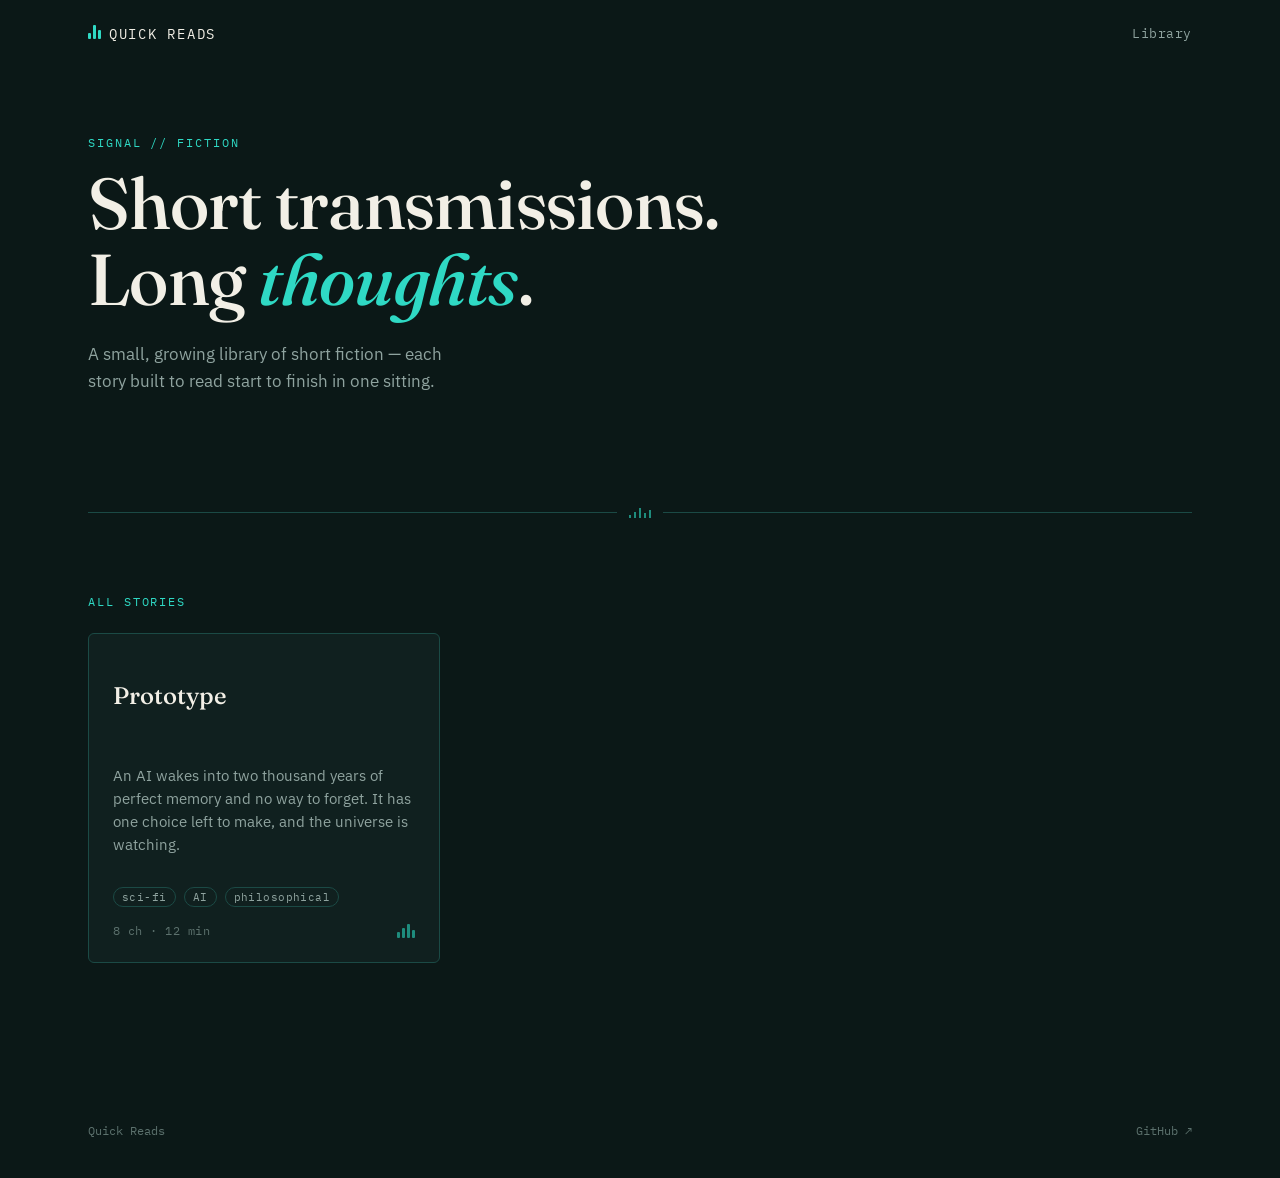
<file: index.html>
<!DOCTYPE html>
<html lang="en">
<head>
  <meta charset="UTF-8" />
  <meta name="viewport" content="width=device-width, initial-scale=1.0" />
  <title>Quick Reads — Short fiction, fully read</title>
  <meta name="description" content="A small library of short fiction — read start to finish in one sitting." />
  <link rel="icon" href="favicon.svg" type="image/svg+xml" />

  <link rel="preconnect" href="https://fonts.googleapis.com" />
  <link rel="preconnect" href="https://fonts.gstatic.com" crossorigin />
  <link href="https://fonts.googleapis.com/css2?family=Fraunces:ital,opsz,wght@0,9..144,400;0,9..144,500;1,9..144,500&family=IBM+Plex+Sans:wght@400;500&family=IBM+Plex+Mono:wght@400;500&display=swap" rel="stylesheet" />

  <link rel="stylesheet" href="css/variables.css" />
  <link rel="stylesheet" href="css/main.css" />
  <link rel="stylesheet" href="css/landing.css" />
</head>
<body>

  <nav class="nav">
    <a class="nav__brand" href="index.html">
      <span class="nav__brand-mark"><span></span><span></span><span></span></span>
      <span class="nav__wordmark">Quick Reads</span>
    </a>
    <div class="nav__links">
      <a href="#library">Library</a>
    </div>
  </nav>

  <header class="hero">
    <p class="eyebrow">Signal // Fiction</p>
    <h1 class="hero__headline">Short transmissions.<br />Long <em>thoughts</em>.</h1>
    <p class="hero__sub">A small, growing library of short fiction — each story built to read start to finish in one sitting.</p>
  </header>

  <div class="signal-divider" role="presentation">
    <span class="signal-divider__ticks"><span></span><span></span><span></span><span></span><span></span></span>
  </div>

  <main class="library" id="library">
    <p class="eyebrow library__label">All Stories</p>
    <div class="story-grid" id="story-grid">
      <p class="library__empty">Loading&hellip;</p>
    </div>
  </main>

  <footer class="site-footer">
    <span>Quick Reads</span>
    <a href="https://github.com/" target="_blank" rel="noopener">GitHub &#8599;</a>
  </footer>

  <script src="js/main.js"></script>
</body>
</html>
</file>
<file: css/variables.css>
:root {
  /* Color */
  --bg-void: #0B1817;
  --bg-surface: #10201F;
  --bg-surface-raised: #152826;
  --teal-signal: #2FD9C4;
  --teal-signal-dim: #1E8C7D;
  --teal-border: #1B4A45;
  --ink: #F2EFE6;
  --ink-muted: #8FA39F;
  --ink-faint: #5C716D;

  /* Type */
  --font-display: "Fraunces", ui-serif, Georgia, serif;
  --font-body: "IBM Plex Sans", -apple-system, sans-serif;
  --font-mono: "IBM Plex Mono", ui-monospace, monospace;

  /* Spacing scale */
  --space-1: 0.25rem;
  --space-2: 0.5rem;
  --space-3: 1rem;
  --space-4: 1.5rem;
  --space-5: 2.5rem;
  --space-6: 4rem;
  --space-7: 6rem;

  /* Layout */
  --content-width: 42rem;
  --page-width: 72rem;
  --radius: 6px;
}

* {
  box-sizing: border-box;
}

html {
  color-scheme: dark;
}

body {
  margin: 0;
  background: var(--bg-void);
  color: var(--ink);
  font-family: var(--font-body);
  -webkit-font-smoothing: antialiased;
}

a {
  color: inherit;
}

img {
  max-width: 100%;
  display: block;
}

:focus-visible {
  outline: 2px solid var(--teal-signal);
  outline-offset: 3px;
}

@media (prefers-reduced-motion: reduce) {
  *, *::before, *::after {
    animation-duration: 0.001ms !important;
    animation-iteration-count: 1 !important;
    transition-duration: 0.001ms !important;
    scroll-behavior: auto !important;
  }
}
</file>
<file: css/main.css>
/* ---------- Nav ---------- */

.nav {
  display: flex;
  align-items: center;
  justify-content: space-between;
  max-width: var(--page-width);
  margin: 0 auto;
  padding: var(--space-4) var(--space-4) var(--space-3);
}

.nav__brand {
  display: flex;
  align-items: baseline;
  gap: var(--space-2);
  text-decoration: none;
  color: var(--ink);
}

.nav__brand-mark {
  display: inline-flex;
  align-items: flex-end;
  gap: 2px;
  height: 14px;
}

.nav__brand-mark span {
  width: 3px;
  background: var(--teal-signal);
  border-radius: 1px;
}

.nav__brand-mark span:nth-child(1) { height: 40%; }
.nav__brand-mark span:nth-child(2) { height: 100%; }
.nav__brand-mark span:nth-child(3) { height: 65%; }

.nav__wordmark {
  font-family: var(--font-mono);
  font-size: 0.9rem;
  letter-spacing: 0.12em;
  text-transform: uppercase;
}

.nav__links {
  display: flex;
  align-items: center;
  gap: var(--space-4);
  font-family: var(--font-mono);
  font-size: 0.8rem;
  letter-spacing: 0.04em;
}

.nav__links a {
  text-decoration: none;
  color: var(--ink-muted);
  transition: color 0.15s ease;
}

.nav__links a:hover {
  color: var(--teal-signal);
}

/* ---------- Signal-tick divider (signature element) ---------- */

.signal-divider {
  max-width: var(--page-width);
  margin: 0 auto;
  padding: 0 var(--space-4);
  display: flex;
  align-items: center;
  gap: var(--space-1);
}

.signal-divider::before,
.signal-divider::after {
  content: "";
  flex: 1;
  height: 1px;
  background: var(--teal-border);
}

.signal-divider__ticks {
  display: flex;
  align-items: flex-end;
  gap: 3px;
  padding: 0 var(--space-2);
  height: 10px;
}

.signal-divider__ticks span {
  width: 2px;
  background: var(--teal-signal-dim);
}

.signal-divider__ticks span:nth-child(1) { height: 30%; }
.signal-divider__ticks span:nth-child(2) { height: 60%; }
.signal-divider__ticks span:nth-child(3) { height: 100%; }
.signal-divider__ticks span:nth-child(4) { height: 45%; }
.signal-divider__ticks span:nth-child(5) { height: 75%; }

/* ---------- Buttons / links ---------- */

.btn {
  display: inline-flex;
  align-items: center;
  gap: var(--space-2);
  font-family: var(--font-mono);
  font-size: 0.85rem;
  letter-spacing: 0.04em;
  text-decoration: none;
  color: var(--teal-signal);
  border-bottom: 1px solid var(--teal-signal-dim);
  padding-bottom: 2px;
  transition: border-color 0.15s ease, opacity 0.15s ease;
}

.btn:hover {
  border-color: var(--teal-signal);
}

/* ---------- Footer ---------- */

.site-footer {
  max-width: var(--page-width);
  margin: 0 auto;
  padding: var(--space-6) var(--space-4) var(--space-5);
  display: flex;
  justify-content: space-between;
  align-items: center;
  font-family: var(--font-mono);
  font-size: 0.75rem;
  color: var(--ink-faint);
}

.site-footer a {
  color: var(--ink-faint);
  text-decoration: none;
}

.site-footer a:hover {
  color: var(--teal-signal);
}

/* ---------- Utility ---------- */

.eyebrow {
  font-family: var(--font-mono);
  font-size: 0.75rem;
  letter-spacing: 0.16em;
  text-transform: uppercase;
  color: var(--teal-signal);
}

.visually-hidden {
  position: absolute;
  width: 1px;
  height: 1px;
  overflow: hidden;
  clip: rect(0 0 0 0);
  white-space: nowrap;
}
</file>
<file: css/landing.css>
/* ---------- Hero ---------- */

.hero {
  max-width: var(--page-width);
  margin: 0 auto;
  padding: var(--space-6) var(--space-4) var(--space-7);
}

.hero__headline {
  font-family: var(--font-display);
  font-weight: 500;
  font-size: clamp(2.5rem, 6vw, 4.5rem);
  line-height: 1.05;
  max-width: 18ch;
  margin: var(--space-3) 0 var(--space-4);
  letter-spacing: -0.01em;
}

.hero__headline em {
  font-style: italic;
  color: var(--teal-signal);
}

.hero__sub {
  font-size: 1.05rem;
  color: var(--ink-muted);
  max-width: 38ch;
  line-height: 1.6;
}

/* Reveal on load, respecting reduced motion via the global rule */
.hero__headline,
.hero__sub {
  opacity: 0;
  transform: translateY(6px);
  animation: reveal 0.6s ease forwards;
}

.hero__sub {
  animation-delay: 0.15s;
}

@keyframes reveal {
  to {
    opacity: 1;
    transform: translateY(0);
  }
}

/* ---------- Library ---------- */

.library {
  max-width: var(--page-width);
  margin: 0 auto;
  padding: var(--space-6) var(--space-4) var(--space-7);
}

.library__label {
  margin-bottom: var(--space-4);
}

.story-grid {
  display: grid;
  grid-template-columns: repeat(auto-fill, minmax(280px, 1fr));
  gap: var(--space-4);
}

.story-card {
  display: flex;
  flex-direction: column;
  gap: var(--space-3);
  background: var(--bg-surface);
  border: 1px solid var(--teal-border);
  border-radius: var(--radius);
  padding: var(--space-4);
  text-decoration: none;
  color: var(--ink);
  transition: border-color 0.18s ease, transform 0.18s ease;
}

.story-card:hover {
  border-color: var(--teal-signal-dim);
  transform: translateY(-2px);
}

.story-card__title {
  font-family: var(--font-display);
  font-size: 1.5rem;
  font-weight: 500;
  line-height: 1.2;
}

.story-card__blurb {
  color: var(--ink-muted);
  font-size: 0.92rem;
  line-height: 1.55;
  flex: 1;
}

.story-card__meta {
  display: flex;
  align-items: center;
  justify-content: space-between;
  font-family: var(--font-mono);
  font-size: 0.72rem;
  color: var(--ink-faint);
  letter-spacing: 0.04em;
}

/* Waveform read-time indicator: bar count scales with length */
.waveform {
  display: flex;
  align-items: flex-end;
  gap: 2px;
  height: 14px;
}

.waveform span {
  width: 3px;
  background: var(--teal-signal-dim);
  border-radius: 1px;
}

.story-card__tags {
  display: flex;
  gap: var(--space-2);
  flex-wrap: wrap;
}

.tag {
  font-family: var(--font-mono);
  font-size: 0.68rem;
  letter-spacing: 0.04em;
  color: var(--ink-muted);
  border: 1px solid var(--teal-border);
  border-radius: 999px;
  padding: 2px 8px;
}

.library__empty {
  color: var(--ink-muted);
  font-family: var(--font-mono);
  font-size: 0.85rem;
}
</file>
